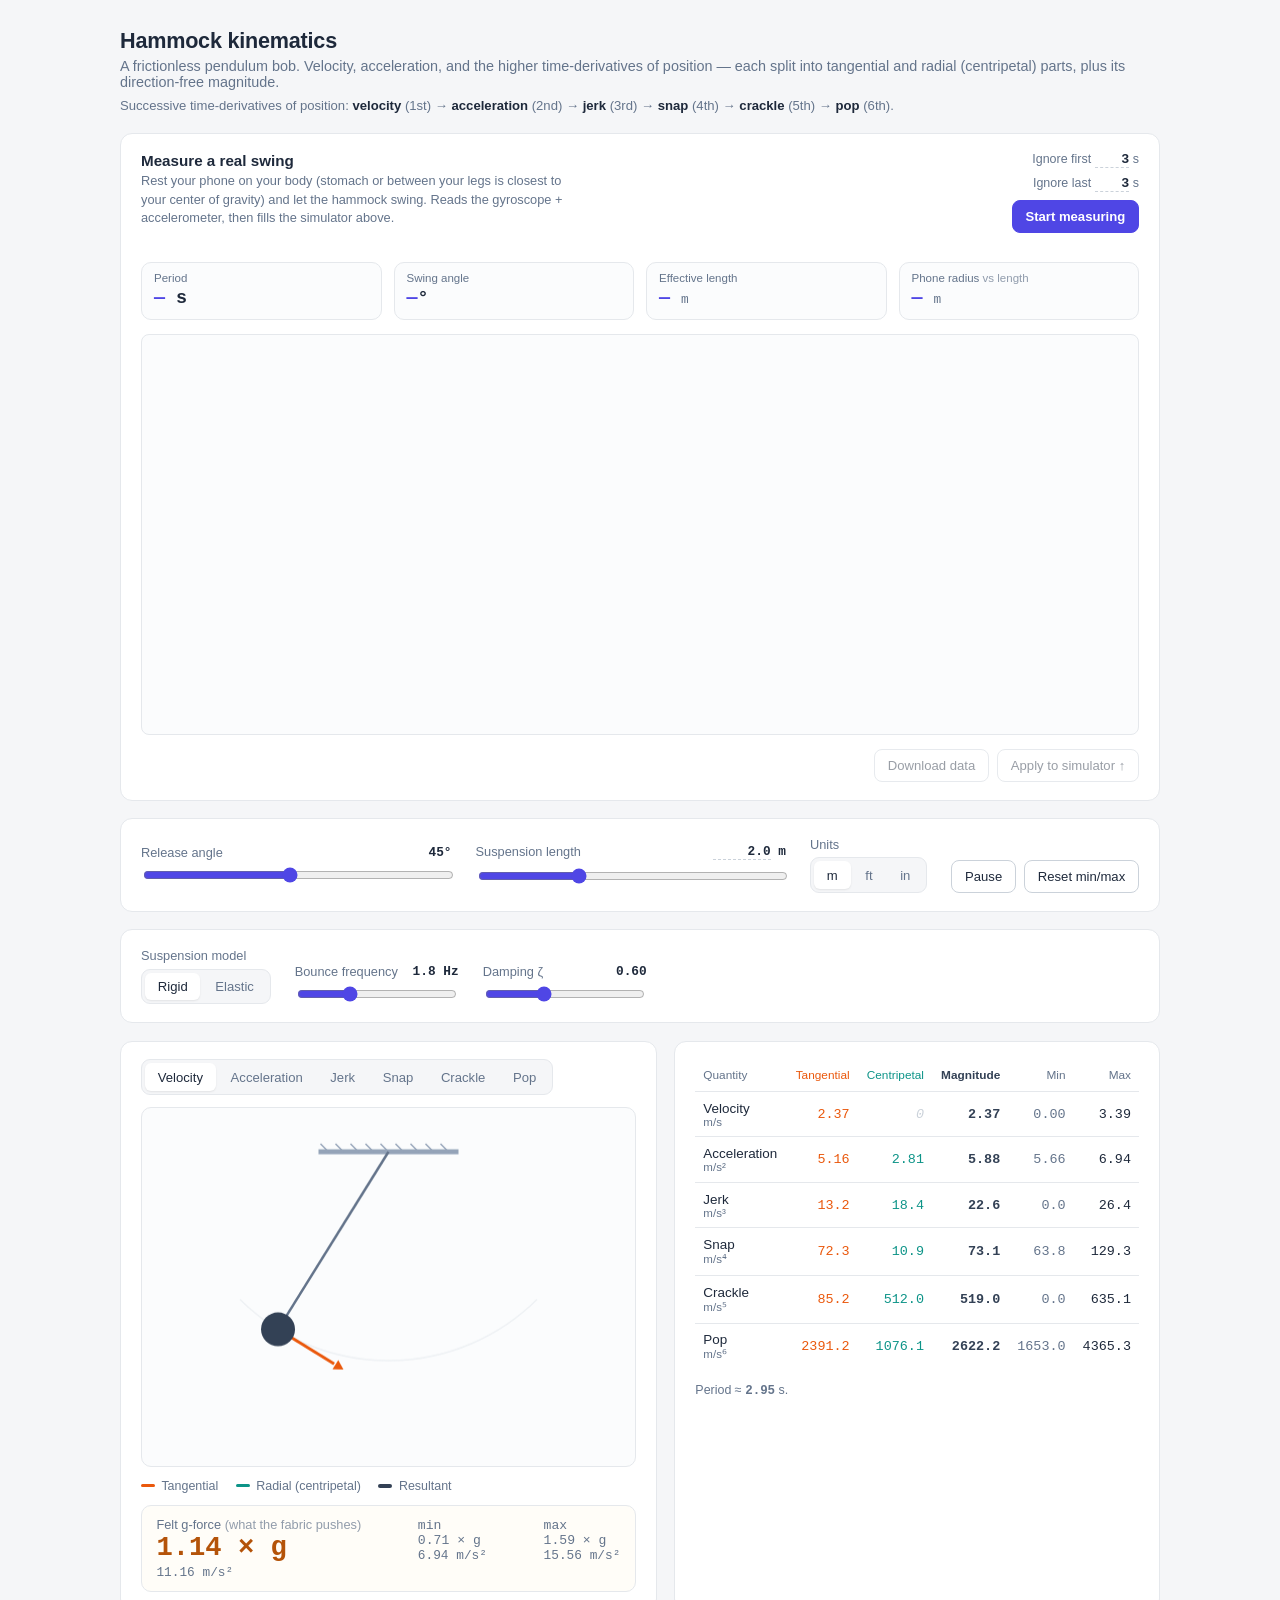
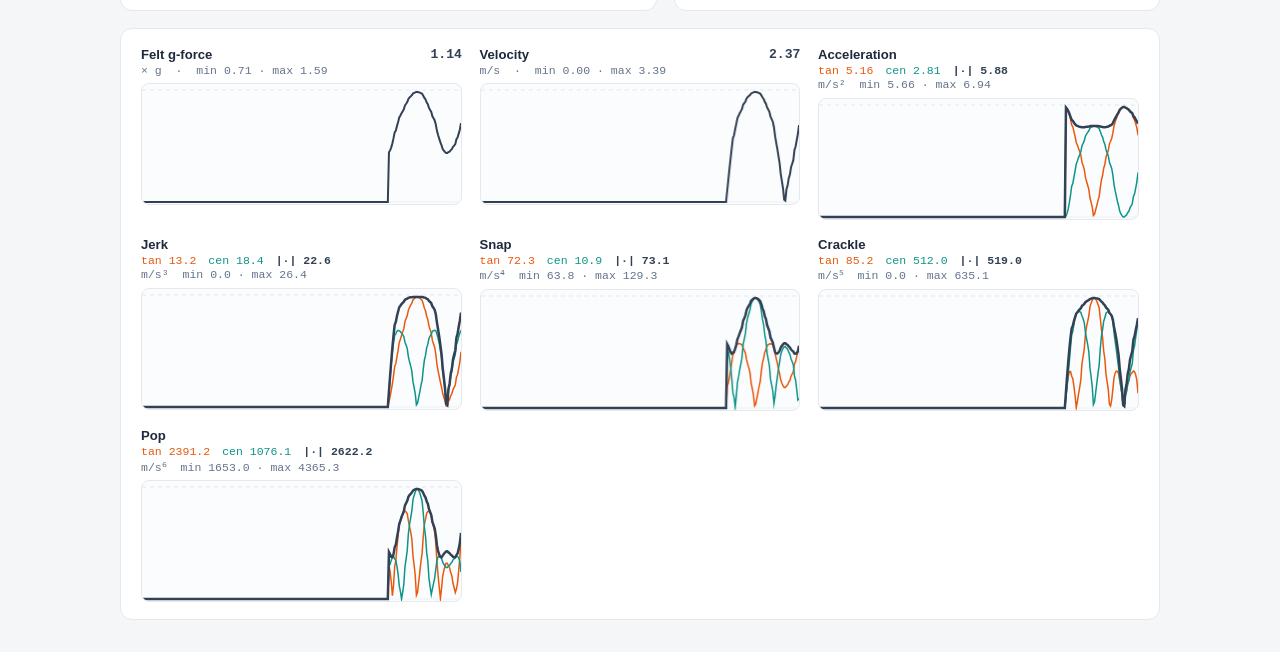
<file: index.html>
<!DOCTYPE html>
<html lang="en">

<head>
  <meta charset="UTF-8">
  <meta name="viewport" content="width=device-width, initial-scale=1.0">
  <title>Hammock kinematics — velocity, acceleration, jerk, snap, crackle, pop</title>
  <link href=hammock_acceleration_simulator.css rel=stylesheet />
</head>

<body>
  <div class="wrap">
    <header>
      <h1>Hammock kinematics</h1>
      <p>A frictionless pendulum bob. Velocity, acceleration, and the higher time-derivatives of position — each split
        into tangential and radial (centripetal) parts, plus its direction-free magnitude.</p>
      <p class="deriv-key">Successive time-derivatives of position:
        <b>velocity</b> (1st) &rarr; <b>acceleration</b> (2nd) &rarr; <b>jerk</b> (3rd) &rarr;
        <b>snap</b> (4th) &rarr; <b>crackle</b> (5th) &rarr; <b>pop</b> (6th).</p>
    </header>

    <div class="panel measure" id="measurePanel">
      <div class="measure-head">
        <div>
          <h3 class="m-title">Measure a real swing</h3>
          <p class="m-sub">Rest your phone on your body (stomach or between your legs is closest to your center of
            gravity) and let the hammock swing. Reads the gyroscope + accelerometer, then fills the simulator above.</p>
        </div>
        <div class="m-head-ctl">
          <label class="m-skip">Ignore first
            <input type="number" id="skipInput" value="3" min="0" max="120" step="1"> s
          </label>
          <label class="m-skip">Ignore last
            <input type="number" id="trimInput" value="3" min="0" max="120" step="1"> s
          </label>
          <button id="measBtn">Start measuring</button>
        </div>
      </div>
      <div id="measStatus" class="m-status"></div>
      <div class="measure-grid" id="measReadouts" hidden>
        <div class="m-cell">
          <div class="m-lab">Period</div>
          <div class="m-val"><span id="mPeriod">—</span> s</div>
        </div>
        <div class="m-cell">
          <div class="m-lab">Swing angle</div>
          <div class="m-val"><span id="mAngle">—</span>&deg;</div>
        </div>
        <div class="m-cell">
          <div class="m-lab">Effective length</div>
          <div class="m-val"><span id="mLen">—</span> <span id="mLenU">m</span></div>
        </div>
        <div class="m-cell">
          <div class="m-lab">Phone radius <span class="m-vs">vs length</span></div>
          <div class="m-val"><span id="mRad">—</span> <span id="mRadU">m</span></div>
        </div>
      </div>
      <canvas id="mTrace" height="120" hidden></canvas>
      <div class="measure-foot" id="measFoot" hidden>
        <span class="m-hint" id="mHint"></span>
        <div class="m-foot-btns">
          <button id="downloadBtn" disabled>Download data</button>
          <button id="applyBtn" disabled>Apply to simulator &uarr;</button>
        </div>
      </div>
    </div>

    <div class="panel controls">
      <div class="ctl">
        <label>Release angle <b><span id="angReadout">45</span>&deg;</b></label>
        <input type="range" id="angle" min="5" max="90" value="45" step="1">
      </div>
      <div class="ctl">
        <label>Suspension length <b><input type="number" id="lenInput" value="2.0" step="0.1"> <span id="u_len">m</span></b></label>
        <input type="range" id="length" min="0" max="1000" value="316" step="1">
      </div>
      <div class="ctl unit-ctl">
        <label>Units</label>
        <div class="seg" id="unitSeg">
          <button data-unit="m" class="on">m</button>
          <button data-unit="ft">ft</button>
          <button data-unit="in">in</button>
        </div>
      </div>
      <div class="btns">
        <button id="playBtn">Pause</button>
        <button id="resetBtn">Reset min/max</button>
      </div>
    </div>

    <div class="panel susp-panel">
      <div class="susp-row">
        <div class="ctl">
          <label>Suspension model</label>
          <div class="seg" id="suspSeg">
            <button data-susp="rigid" class="on">Rigid</button>
            <button data-susp="elastic">Elastic</button>
          </div>
        </div>
        <div class="ctl susp-param" id="bounceCtl" hidden>
          <label>Bounce frequency <b><span id="bounceReadout">1.8</span> Hz</b></label>
          <input type="range" id="bounceHz" min="8" max="40" value="18" step="1">
        </div>
        <div class="ctl susp-param" id="zetaCtl" hidden>
          <label>Damping &zeta; <b><span id="zetaReadout">0.60</span></b></label>
          <input type="range" id="zeta" min="10" max="150" value="60" step="5">
        </div>
      </div>
      <p class="note" id="suspNote" hidden>Elastic mode adds a damped radial spring (defaults ≈ what we measured on
        a real hammock: ~1.8&nbsp;Hz bounce, &zeta;&nbsp;≈&nbsp;0.6). The stage, felt g-force, velocity, and
        acceleration reflect the resulting bounce; jerk and higher derivatives aren't modeled for the elastic case,
        so those modes are disabled below.</p>
    </div>

    <div class="main">
      <!-- LEFT: stage -->
      <div class="panel stage">
        <div class="seg" id="modeSeg">
          <button data-mode="v" class="on">Velocity</button>
          <button data-mode="a">Acceleration</button>
          <button data-mode="j">Jerk</button>
          <button data-mode="s">Snap</button>
          <button data-mode="cr">Crackle</button>
          <button data-mode="p">Pop</button>
        </div>
        <canvas id="stage" class="stagecanvas"></canvas>
        <div class="legend">
          <span><i class="swatch" style="background:var(--tan)"></i>Tangential</span>
          <span><i class="swatch" style="background:var(--cen)"></i>Radial (centripetal)</span>
          <span><i class="swatch" style="background:var(--res);height:4px"></i>Resultant</span>
        </div>
        <div class="gwrap">
          <div>
            <div class="lab">Felt g-force <span style="opacity:.7">(what the fabric pushes)</span></div>
            <div class="big"><span id="gNow">1.00</span> &times; g</div>
            <div class="g-abs"><span id="gNowU">9.81</span> <span id="u_g">m/s²</span></div>
          </div>
          <div class="pk">min<br><span id="gMin">1.00</span> &times; g<br>
            <span class="g-abs"><span id="gMinU">9.81</span> <span id="u_gm">m/s²</span></span></div>
          <div class="pk">max<br><span id="gPk">1.00</span> &times; g<br>
            <span class="g-abs"><span id="gPkU">9.81</span> <span id="u_gp">m/s²</span></span></div>
        </div>
      </div>

      <!-- RIGHT: decomposition -->
      <div class="panel">
        <table>
          <thead>
            <tr>
              <th>Quantity</th>
              <th class="c-tan">Tangential</th>
              <th class="c-cen">Centripetal</th>
              <th class="c-res">Magnitude</th>
              <th>Min</th>
              <th>Max</th>
            </tr>
          </thead>
          <tbody>
            <tr>
              <td class="q">Velocity<small id="u_v">m/s</small></td>
              <td class="c-tan" id="v_t">0.00</td>
              <td class="zero" id="v_c">0</td>
              <td class="c-res" id="v_m">0.00</td>
              <td class="c-min" id="v_min">0.00</td>
              <td id="v_p">0.00</td>
            </tr>
            <tr>
              <td class="q">Acceleration<small id="u_a">m/s²</small></td>
              <td class="c-tan" id="a_t">0.00</td>
              <td class="c-cen" id="a_c">0.00</td>
              <td class="c-res" id="a_m">0.00</td>
              <td class="c-min" id="a_min">0.00</td>
              <td id="a_p">0.00</td>
            </tr>
            <tr id="tr_j">
              <td class="q">Jerk<small id="u_j">m/s³</small></td>
              <td class="c-tan" id="j_t">0.0</td>
              <td class="c-cen" id="j_c">0.0</td>
              <td class="c-res" id="j_m">0.0</td>
              <td class="c-min" id="j_min">0.0</td>
              <td id="j_p">0.0</td>
            </tr>
            <tr id="tr_s">
              <td class="q">Snap<small id="u_s">m/s⁴</small></td>
              <td class="c-tan" id="s_t">0.0</td>
              <td class="c-cen" id="s_c">0.0</td>
              <td class="c-res" id="s_m">0.0</td>
              <td class="c-min" id="s_min">0.0</td>
              <td id="s_p">0.0</td>
            </tr>
            <tr id="tr_cr">
              <td class="q">Crackle<small id="u_c">m/s⁵</small></td>
              <td class="c-tan" id="cr_t">0.0</td>
              <td class="c-cen" id="cr_c">0.0</td>
              <td class="c-res" id="cr_m">0.0</td>
              <td class="c-min" id="cr_min">0.0</td>
              <td id="cr_p">0.0</td>
            </tr>
            <tr id="tr_p">
              <td class="q">Pop<small id="u_p">m/s⁶</small></td>
              <td class="c-tan" id="p_t">0.0</td>
              <td class="c-cen" id="p_c">0.0</td>
              <td class="c-res" id="p_m">0.0</td>
              <td class="c-min" id="p_min">0.0</td>
              <td id="p_p">0.0</td>
            </tr>
          </tbody>
        </table>
        <p class="note">Period ≈ <b id="period" style="font-family:var(--mono)">—</b> s.</p>
      </div>
    </div>

    <!-- TRACES -->
    <div class="panel traces">
      <div class="trace">
        <h3>Felt g-force <span class="v c-res" id="tg">1.00</span></h3>
        <div class="sub">&times; g &nbsp;·&nbsp; min <span id="tgmin">1.00</span> · max <span id="tgp">1.00</span></div>
        <canvas id="cg" height="120"></canvas>
      </div>
      <div class="trace">
        <h3>Velocity <span class="v c-res" id="tv">0.00</span></h3>
        <div class="sub"><span id="u_tv">m/s</span> &nbsp;·&nbsp; min <span id="tvmin">0.00</span> · max <span id="tvp">0.00</span></div>
        <canvas id="cv" height="120"></canvas>
      </div>
      <div class="trace">
        <h3>Acceleration</h3>
        <div class="sub trace-vals">
          <div class="trace-comps">
            <span class="c-tan">tan <span id="ta_t">0.00</span></span>
            <span class="c-cen">cen <span id="ta_c">0.00</span></span>
            <span class="c-res">|&middot;| <span id="ta_m">0.00</span></span>
          </div>
          <div><span id="u_ta">m/s²</span> &nbsp;min <span id="tamin">0.00</span> · max <span id="tap">0.00</span></div>
        </div>
        <canvas id="ca" height="120"></canvas>
      </div>
      <div class="trace" id="traceJerk">
        <h3>Jerk</h3>
        <div class="sub trace-vals">
          <div class="trace-comps">
            <span class="c-tan">tan <span id="tj_t">0.0</span></span>
            <span class="c-cen">cen <span id="tj_c">0.0</span></span>
            <span class="c-res">|&middot;| <span id="tj_m">0.0</span></span>
          </div>
          <div><span id="u_tj">m/s³</span> &nbsp;min <span id="tjmin">0.0</span> · max <span id="tjp">0.0</span></div>
        </div>
        <canvas id="cj" height="120"></canvas>
      </div>
      <div class="trace" id="traceSnap">
        <h3>Snap</h3>
        <div class="sub trace-vals">
          <div class="trace-comps">
            <span class="c-tan">tan <span id="ts_t">0.0</span></span>
            <span class="c-cen">cen <span id="ts_c">0.0</span></span>
            <span class="c-res">|&middot;| <span id="ts_m">0.0</span></span>
          </div>
          <div><span id="u_ts">m/s⁴</span> &nbsp;min <span id="tsmin">0.0</span> · max <span id="tsp">0.0</span></div>
        </div>
        <canvas id="cs" height="120"></canvas>
      </div>
      <div class="trace" id="traceCrackle">
        <h3>Crackle</h3>
        <div class="sub trace-vals">
          <div class="trace-comps">
            <span class="c-tan">tan <span id="tc_t">0.0</span></span>
            <span class="c-cen">cen <span id="tc_c">0.0</span></span>
            <span class="c-res">|&middot;| <span id="tc_m">0.0</span></span>
          </div>
          <div><span id="u_tc">m/s⁵</span> &nbsp;min <span id="tcmin">0.0</span> · max <span id="tcp">0.0</span></div>
        </div>
        <canvas id="cc" height="120"></canvas>
      </div>
      <div class="trace" id="tracePop">
        <h3>Pop</h3>
        <div class="sub trace-vals">
          <div class="trace-comps">
            <span class="c-tan">tan <span id="tp_t">0.0</span></span>
            <span class="c-cen">cen <span id="tp_c">0.0</span></span>
            <span class="c-res">|&middot;| <span id="tp_m">0.0</span></span>
          </div>
          <div><span id="u_tp">m/s⁶</span> &nbsp;min <span id="tpmin">0.0</span> · max <span id="tpp">0.0</span></div>
        </div>
        <canvas id="cp" height="120"></canvas>
      </div>
    </div>
  </div>

  <script src="simulator.js"></script>
  <script src="measure.js"></script>
</body>

</html>
</file>
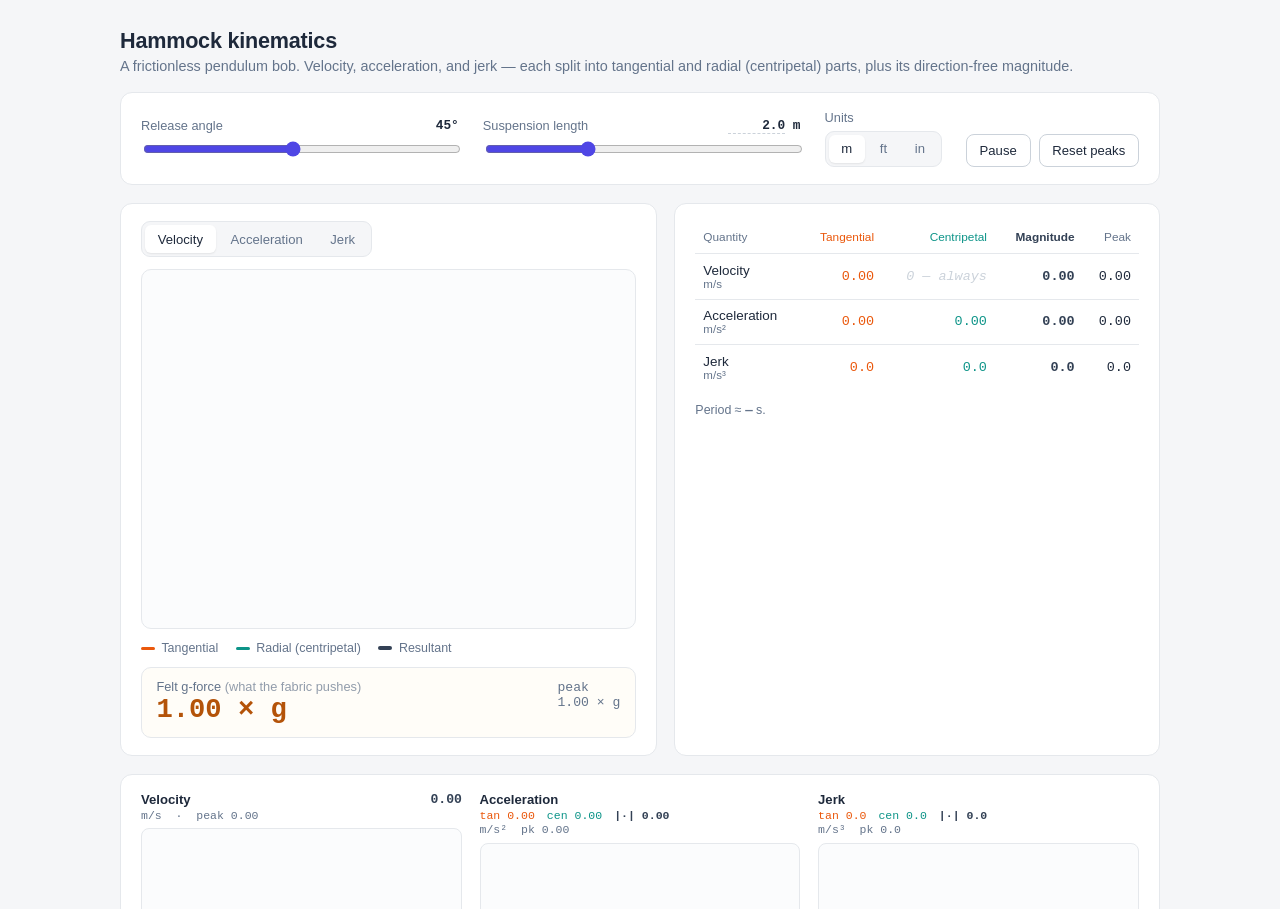
<file: hammock_acceleration_simulator.html>
<!DOCTYPE html>
<html lang="en">

<head>
  <meta charset="UTF-8">
  <meta name="viewport" content="width=device-width, initial-scale=1.0">
  <title>Hammock kinematics — velocity, acceleration, jerk</title>
  <link href=hammock_acceleration_simulator.css rel=stylesheet />
</head>

<body>
  <div class="wrap">
    <header>
      <h1>Hammock kinematics</h1>
      <p>A frictionless pendulum bob. Velocity, acceleration, and jerk — each split into tangential and radial
        (centripetal) parts, plus its direction-free magnitude.</p>
    </header>

    <div class="panel controls">
      <div class="ctl">
        <label>Release angle <b><span id="angReadout">45</span>&deg;</b></label>
        <input type="range" id="angle" min="5" max="90" value="45" step="1">
      </div>
      <div class="ctl">
        <label>Suspension length <b><input type="number" id="lenInput" value="2.0" step="0.1"> <span id="u_len">m</span></b></label>
        <input type="range" id="length" min="0" max="1000" value="316" step="1">
      </div>
      <div class="ctl unit-ctl">
        <label>Units</label>
        <div class="seg" id="unitSeg">
          <button data-unit="m" class="on">m</button>
          <button data-unit="ft">ft</button>
          <button data-unit="in">in</button>
        </div>
      </div>
      <div class="btns">
        <button id="playBtn">Pause</button>
        <button id="resetBtn">Reset peaks</button>
      </div>
    </div>

    <div class="main">
      <!-- LEFT: stage -->
      <div class="panel stage">
        <div class="seg" id="modeSeg">
          <button data-mode="v" class="on">Velocity</button>
          <button data-mode="a">Acceleration</button>
          <button data-mode="j">Jerk</button>
        </div>
        <canvas id="stage" class="stagecanvas"></canvas>
        <div class="legend">
          <span><i class="swatch" style="background:var(--tan)"></i>Tangential</span>
          <span><i class="swatch" style="background:var(--cen)"></i>Radial (centripetal)</span>
          <span><i class="swatch" style="background:var(--res);height:4px"></i>Resultant</span>
        </div>
        <div class="gwrap">
          <div>
            <div class="lab">Felt g-force <span style="opacity:.7">(what the fabric pushes)</span></div>
            <div class="big"><span id="gNow">1.00</span> &times; g</div>
          </div>
          <div class="pk">peak<br><span id="gPk">1.00</span> &times; g</div>
        </div>
      </div>

      <!-- RIGHT: decomposition -->
      <div class="panel">
        <table>
          <thead>
            <tr>
              <th>Quantity</th>
              <th class="c-tan">Tangential</th>
              <th class="c-cen">Centripetal</th>
              <th class="c-res">Magnitude</th>
              <th>Peak</th>
            </tr>
          </thead>
          <tbody>
            <tr>
              <td class="q">Velocity<small id="u_v">m/s</small></td>
              <td class="c-tan" id="v_t">0.00</td>
              <td class="zero" id="v_c">0 &mdash; always</td>
              <td class="c-res" id="v_m">0.00</td>
              <td id="v_p">0.00</td>
            </tr>
            <tr>
              <td class="q">Acceleration<small id="u_a">m/s²</small></td>
              <td class="c-tan" id="a_t">0.00</td>
              <td class="c-cen" id="a_c">0.00</td>
              <td class="c-res" id="a_m">0.00</td>
              <td id="a_p">0.00</td>
            </tr>
            <tr>
              <td class="q">Jerk<small id="u_j">m/s³</small></td>
              <td class="c-tan" id="j_t">0.0</td>
              <td class="c-cen" id="j_c">0.0</td>
              <td class="c-res" id="j_m">0.0</td>
              <td id="j_p">0.0</td>
            </tr>
          </tbody>
        </table>
        <p class="note">Period ≈ <b id="period" style="font-family:var(--mono)">—</b> s.</p>
      </div>
    </div>

    <!-- TRACES -->
    <div class="panel traces">
      <div class="trace">
        <h3>Velocity <span class="v c-res" id="tv">0.00</span></h3>
        <div class="sub"><span id="u_tv">m/s</span> &nbsp;·&nbsp; peak <span id="tvp">0.00</span></div>
        <canvas id="cv" height="120"></canvas>
      </div>
      <div class="trace">
        <h3>Acceleration</h3>
        <div class="sub trace-vals">
          <div class="trace-comps">
            <span class="c-tan">tan <span id="ta_t">0.00</span></span>
            <span class="c-cen">cen <span id="ta_c">0.00</span></span>
            <span class="c-res">|&middot;| <span id="ta_m">0.00</span></span>
          </div>
          <div><span id="u_ta">m/s²</span> &nbsp;pk <span id="tap">0.00</span></div>
        </div>
        <canvas id="ca" height="120"></canvas>
      </div>
      <div class="trace">
        <h3>Jerk</h3>
        <div class="sub trace-vals">
          <div class="trace-comps">
            <span class="c-tan">tan <span id="tj_t">0.0</span></span>
            <span class="c-cen">cen <span id="tj_c">0.0</span></span>
            <span class="c-res">|&middot;| <span id="tj_m">0.0</span></span>
          </div>
          <div><span id="u_tj">m/s³</span> &nbsp;pk <span id="tjp">0.0</span></div>
        </div>
        <canvas id="cj" height="120"></canvas>
      </div>
    </div>
  </div>

  <script src="hammock_acceleration_simulator.js"></script>
</body>

</html>
</file>
